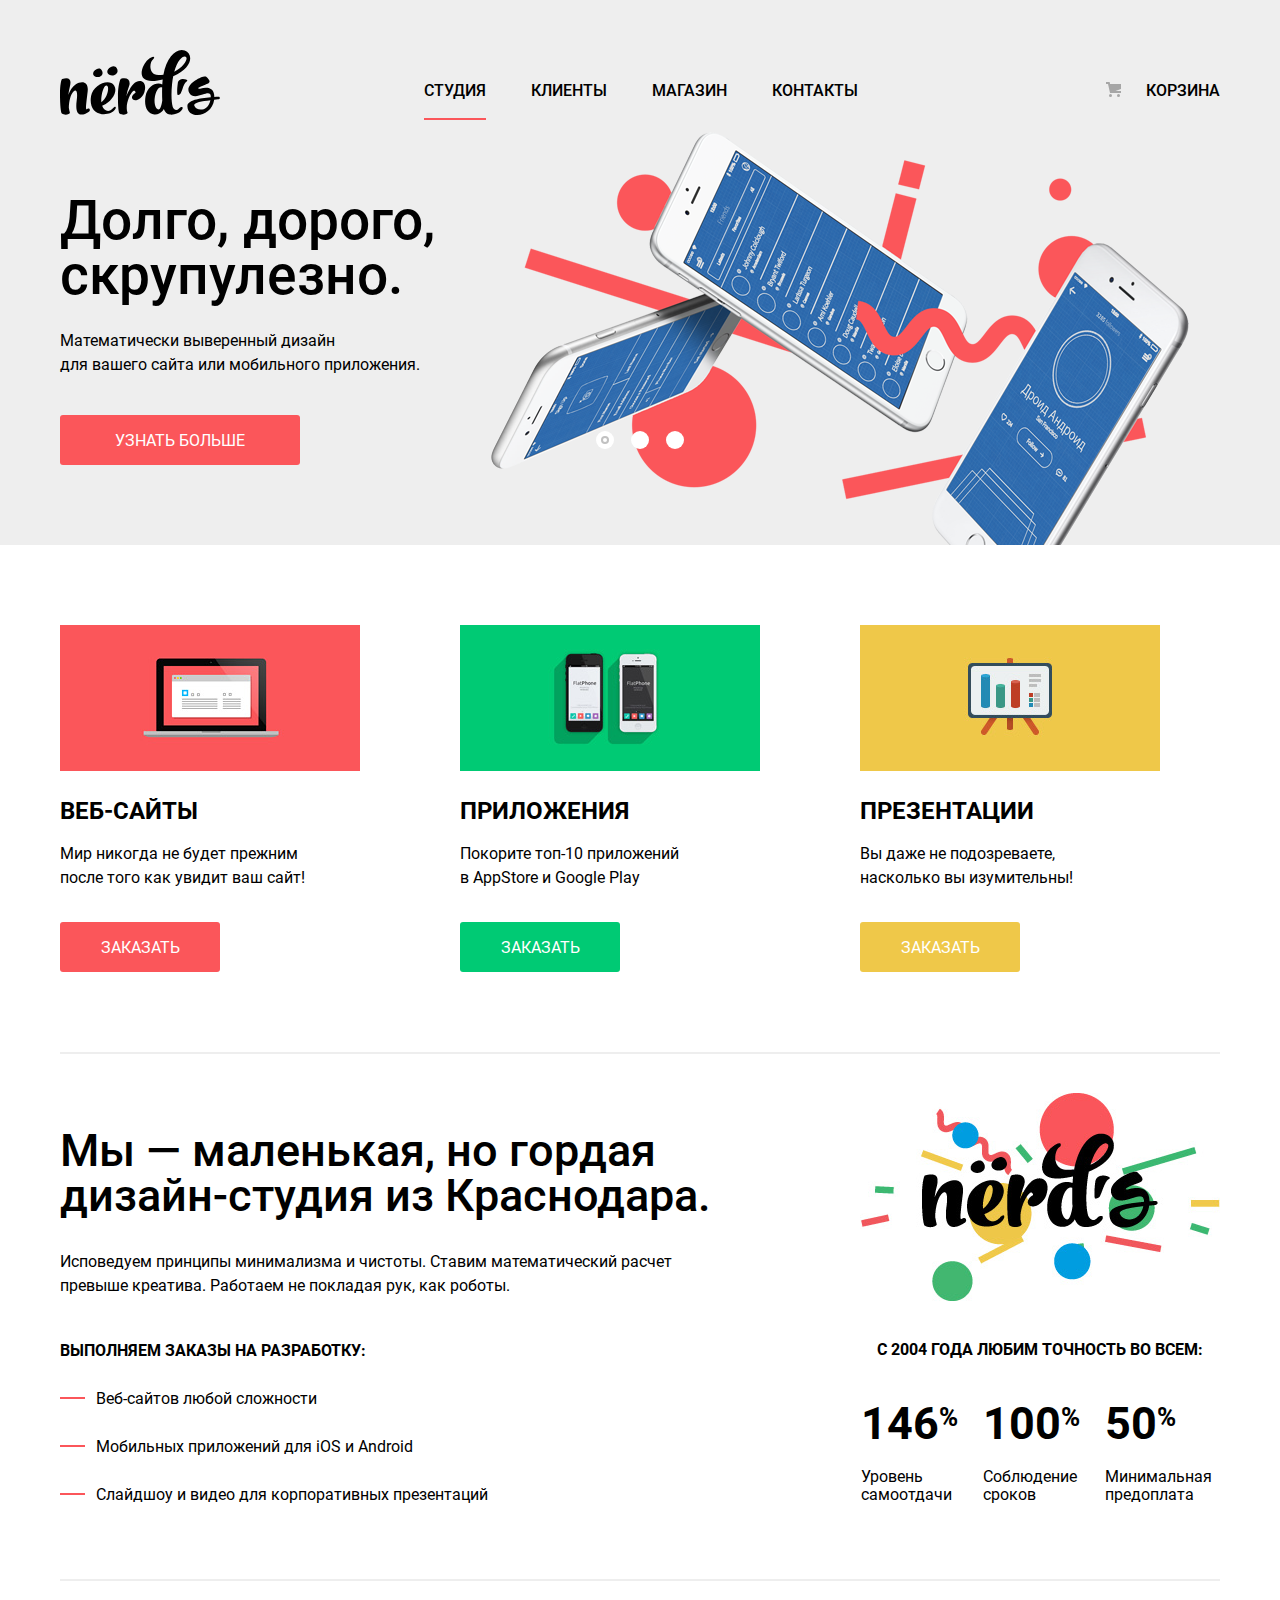
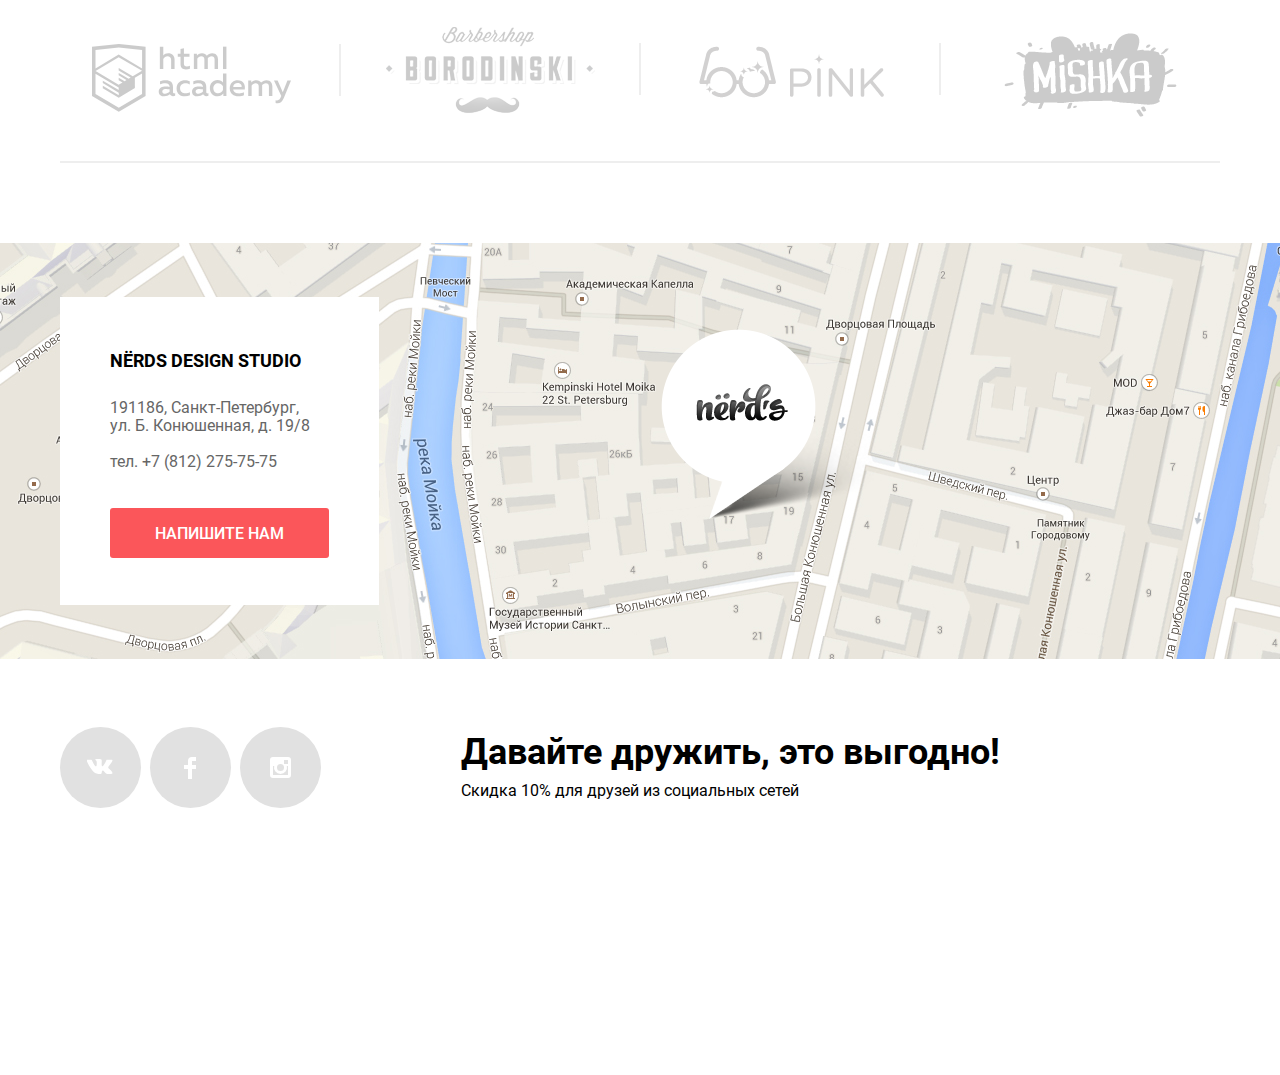
<file: index.html>
<!DOCTYPE html>
<html class="page" lang="ru">

<head>
  <meta charset="utf-8">
  <title>Дизайн-студия Нёрдс</title>
  <link rel="stylesheet" href="css/normalize.css">
  <link rel="stylesheet" href="css/style.min.css">
</head>

<body class="page-body">
  <header class="page-header">
    <div class="page-navigation-container">
      <nav class="page-navigation">
        <a class="page-header-logo" href="">
          <img src="img/nerds-logo.svg" width="160" height="66" alt="Логотип сайта">
        </a>
        <ul class="site-navigation">
          <li><a class="page-active" href="">Студия</a></li>
          <li><a href="#">Клиенты</a></li>
          <li><a href="catalog.html">Магазин</a></li>
          <li><a href="#">Контакты</a></li>
        </ul>
        <div class="user-navigation">
          <a class="shopping-cart-link" href="">Корзина</a>
        </div>
      </nav>
    </div>
  </header>
  <main class="main-wrapper">
    <h1 class="visually-hidden">Дизайн-студия Hёрдс</h1>
    <div class="advantages-container">
      <section class="advantages-slider container">
        <h2 class="visually-hidden">Преимущества</h2>
        <ul class="slider-list">
          <li class="slider-list-item slide slide-current">
            <p class="slogan">Долго, дорого, скрупулезно.</p>
            <p>Математически выверенный дизайн<br> для вашего сайта или мобильного приложения.</p>
            <a href="#" class="button">Узнать больше</a>
          </li>
          <li class="slider-list-item slide">
            <p class="slogan">Любим математику как никто другой</p>
            <p>Никакого креатива, только математические формулы для расчета идеальных пропорций</p>
            <a href="#" class="button">Узнать больше</a>
          </li>
          <li class="slider-list-item slide">
            <p class="slogan">Только ночь, только хардкор</p>
            <p>Работать днем, как все? Мы против этого. Ближе к полуночи работа только начинается.</p>
            <a href="#" class="button">Узнать больше</a>
          </li>
        </ul>
        <div class="slider-control">
          <button class="current" type="button" aria-label="Первый слайд"></button>
          <button type="button" aria-label="Второй слайд"></button>
          <button type="button" aria-label="Третий слайд"></button>
        </div>
      </section>
    </div>
    <section class="features container">
      <h2 class="visually-hidden">Особенности</h2>
      <ul class="features-list">
        <li class="features-list-item">
          <h3>Веб-сайты</h3>
          <p>Мир никогда не будет прежним после того как увидит ваш сайт!</p>
          <a class="button" href="catalog.html">Заказать</a>
        </li>
        <li class="features-list-item">
          <h3>Приложения</h3>
          <p>Покорите топ-10 приложений<br> в AppStore и Google Play</p>
          <a class="button" href="catalog.html">Заказать</a>
        </li>
        <li class="features-list-item">
          <h3>Презентации</h3>
          <p>Вы даже не подозреваете, насколько вы изумительны!</p>
          <a class="button" href="catalog.html">Заказать</a>
        </li>
      </ul>
    </section>
    <section class="about-us container">
      <h2 class="visually-hidden">О нас</h2>
      <div class="about-us-left-column">
        <p>Мы — маленькая, но гордая дизайн-студия из Краснодара.</p>
        <p>Исповедуем принципы минимализма и чистоты. Ставим математический расчет
          превыше креатива. Работаем не покладая рук, как роботы.</p>
        <p>Выполняем заказы на разработку:</p>
        <ul class="services-list">
          <li>Веб-сайтов любой сложности</li>
          <li>Мобильных приложений для iOS и Android</li>
          <li>Слайдшоу и видео для корпоративных презентаций</li>
        </ul>
      </div>
      <div class="about-us-right-column">
        <img src="img/nerds-illustration-1.png" width="360" height="208" alt="Большой логотип студии Nerd's">
        <p>с 2004 года любим точность во всем:</p>
        <table class="features-table">
          <tr>
            <td class="data">146<span class="percent">%</span></td>
            <td class="data">100<span class="percent">%</span></td>
            <td class="data">50<span class="percent">%</span></td>
          </tr>
          <tr>
            <td class="text">Уровень самоотдачи</td>
            <td class="text">Соблюдение сроков</td>
            <td class="text">Минимальная предоплата</td>
          </tr>
        </table>
      </div>
    </section>
    <section class="partners container">
      <h2 class="visually-hidden">Логотипы сайтов</h2>
      <ul class="partner-logo-list">
        <li class="logo-list-item"><a href="https://htmlacademy.ru/intensive/htmlcss"><img class="nohover"
              src="img/logo-1-1.svg" width="199" height="67" alt="Логотип сайта HTML Academy"></a></li>
        <li class="logo-list-item"><a href="#"><img class="nohover" src="img/logo-2-1.png" width="209" height="90"
              alt="Логотип сайта Barbershop Borodinski"></a></li>
        <li class="logo-list-item"><a href="#"><img class="nohover" src="img/logo-3-1.png" width="185" height="52"
              alt="Логотип сайта Pink "></a></li>
        <li class="logo-list-item"><a href="#"><img class="nohover" src="img/logo-4-1.png" width="173" height="84"
              alt="Логотип сайта Mishka"></a></li>
      </ul>
    </section>
  </main>
  <footer class="page-footer">
    <section class="footer-write-us">
      <h2 class="visually-hidden">Как нас найти?</h2>
      <iframe src="https://www.google.com/maps/embed?pb=!1m18!1m12!1m3!1d1998.6036253003165!2d30.320858716173472!3d59.938719169054075!2m3!1f0!2f0!3f0!3m2!1i1024!2i768!4f13.1!3m3!1m2!1s0x4696310fca145cc1%3A0x42b32648d8238007!2z0JHQvtC70YzRiNCw0Y8g0JrQvtC90Y7RiNC10L3QvdCw0Y8g0YPQuy4sIDE5LzgsINCh0LDQvdC60YIt0J_QtdGC0LXRgNCx0YPRgNCzLCAxOTExODY!5e0!3m2!1sru!2sru!4v1602862431737!5m2!1sru!2sru" allowfullscreen="" aria-hidden="false" tabindex="0"></iframe>
      <div class="contacts-container">
        <div class="contacts">
          <p>NЁRDS DESIGN STUDIO</p>
          <p>191186, Санкт-Петербург,<br>
            ул. Б. Конюшенная, д. 19/8</p>
          <p><a class="telephone" href="tel:+78122757575">тел. +7 (812) 275-75-75</a></p>
          <a class="button open-modal-button" href="writeus.html">Напишите нам</a>
        </div>
      </div>
    </section>
    <section class="footer-social-link container">
      <h2 class="visually-hidden">Ссылки на социальные сети</h2>
      <ul class="social-link-list">
        <li class="link-list-item"><a class="button" href="#" aria-label="Vkontakte"></a></li>
        <li class="link-list-item"><a class="button" href="#" aria-label="Facebook"></a></li>
        <li class="link-list-item"><a class="button" href="#" aria-label="Instagram"></a></li>
      </ul>
      <div class="footer-social-text">
        <p>Давайте дружить, это выгодно!</p>
        <p>Скидка 10% для друзей из социальных сетей</p>
      </div>
    </section>
  </footer>
  <section class="modal modal-contact">
    <h2 class="visually-hidden">Окно обратной связи</h2>
    <p class="modal-description">Напишите нам</p>
    <form class="contact-form" name="contact" action="https://echo.htmlacademy.ru" method="POST">
      <p>
        <label for="user-name-field">Ваше имя:</label><br>
        <input type="text" name="name" id="user-name-field" pattern="^[А-Яа-яЁё\s]+$" placeholder="Имя Фамилия">
      </p>
      <p>
        <label for="user-email">Ваш email:</label><br>
        <input type="email" name="email" id="user-email"
          pattern="^[a-zA-Z0-9.!#$%&’*+/=?^_`{|}~-]+@[a-zA-Z0-9-]+(?:\.[a-zA-Z0-9-]+)*$"
          placeholder="email@example.com">
      </p>
      <p>
        <label for="user-message">Текст письма:</label><br>
        <textarea name="message" id="user-message" placeholder="В свободной форме"></textarea>
      </p>
      <button class="button modal-button">Отправить</button>
    </form>
    <button class="button modal-close" type="button" aria-label="Закрыть окно">
    </button>
  </section>
  <script src="js/sript.min.js"></script>
  <script src="js/slider.min.js"></script>
</body>

</html>
</file>
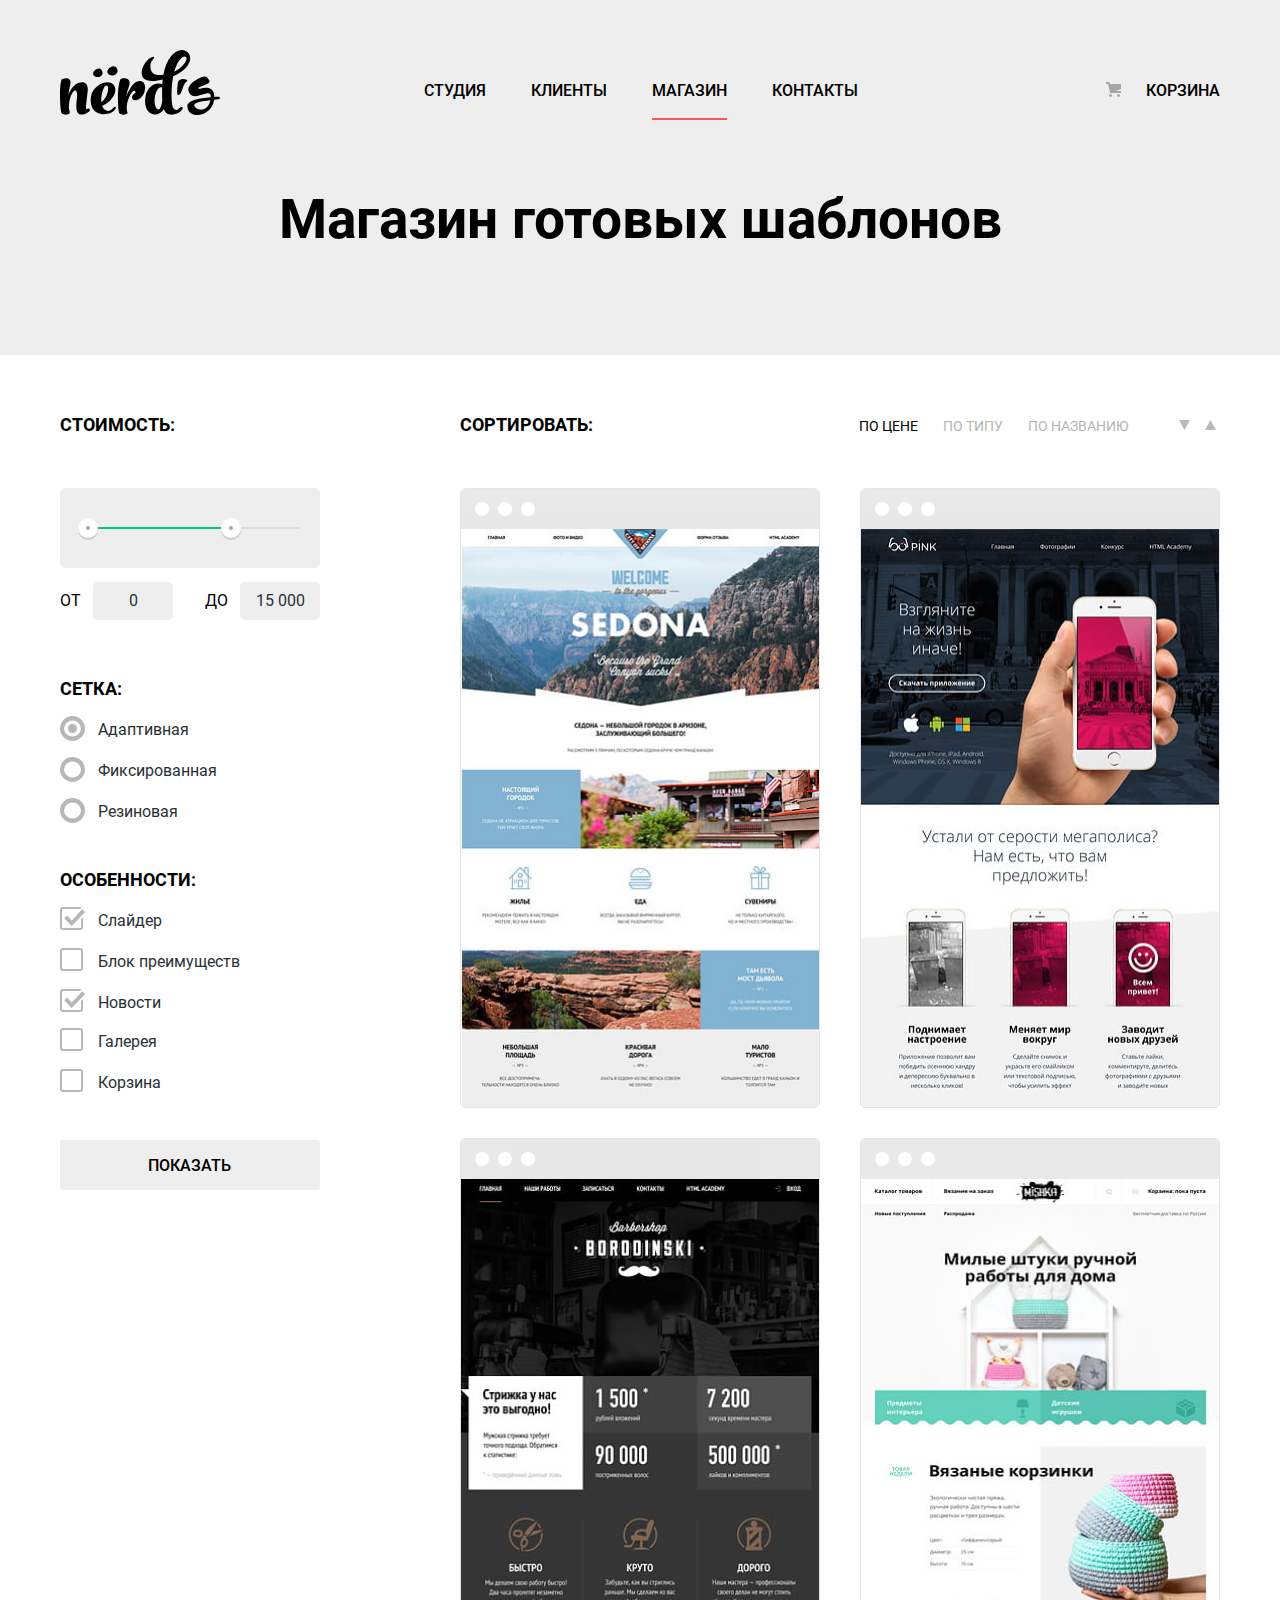
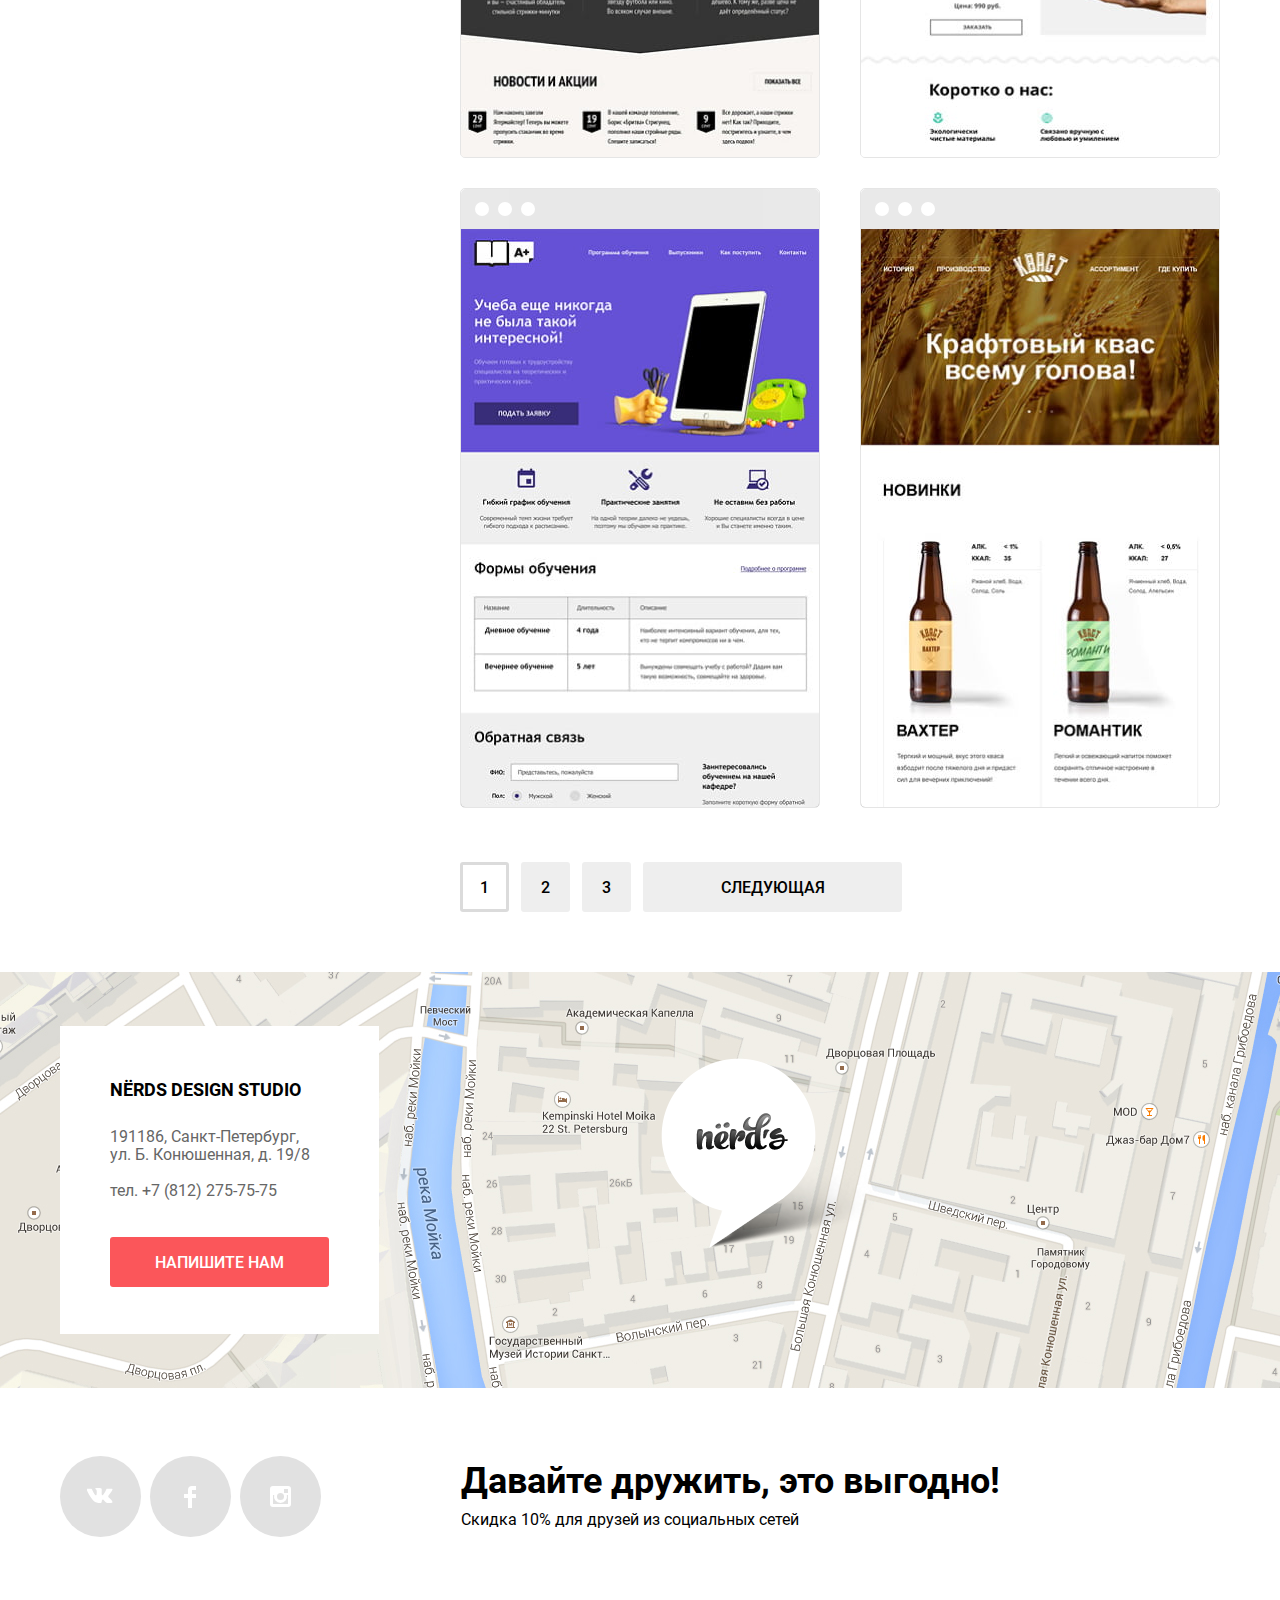
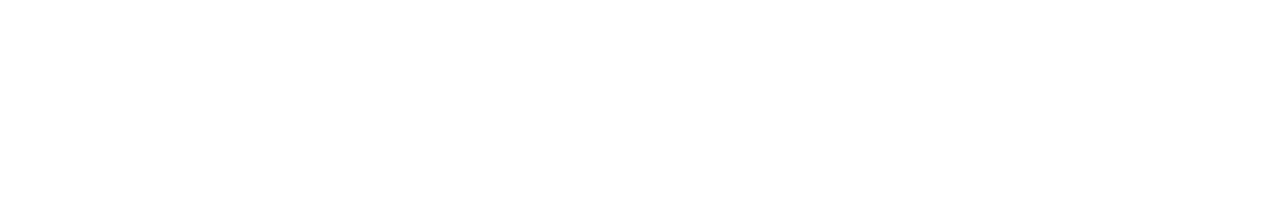
<file: catalog.html>
<!DOCTYPE html>
<html class="page" lang="ru">

<head>
  <meta charset="utf-8">
  <title>Дизайн-студия Нёрдс</title>
  <link rel="stylesheet" href="css/normalize.css">
  <link rel="stylesheet" href="css/style.min.css">
</head>

<body class="page-body">
  <header class="page-header">
    <div class="page-navigation-container">
      <nav class="page-navigation">
        <a class="page-header-logo" href="index.html">
          <img src="img/nerds-logo.svg" width="160" height="66" alt="Логотип сайта">
        </a>
        <ul class="site-navigation">
          <li><a href="index.html">Студия</a></li>
          <li><a href="">Клиенты</a></li>
          <li><a class="page-active" href="catalog.html">Магазин</a></li>
          <li><a href="">Контакты</a></li>
        </ul>
        <div class="user-navigation">
          <a class="shopping-cart-link" href="">Корзина</a>
        </div>
      </nav>
    </div>
  </header>
  <main class="main-wrapper">
    <div class="title-block">
      <h1>Магазин готовых шаблонов</h1>
    </div>
    <div class="products container">
      <section class="filter-products">
        <h2 class="visually-hidden">Фильтр товаров</h2>
        <form class="filters" action="https://echo.htmlacademy.ru" method="get">
          <fieldset class="filter-item">
            <legend>Стоимость:</legend>
            <div class="range-filter">
              <div class="range-controls">
                <div class="scale">
                  <div class="bar" style="width: 70%; left: 0">
                  </div>
                  <div class="toggle toggle-min" tabindex="0" style="left: 7%" aria-label="Левый ползунок">
                  </div>
                  <div class="toggle toggle-max" tabindex="0" style="left: 62%" aria-label="Правый ползунок">
                  </div>
                </div>
              </div>
              <div class="price-controls">
                <label class="min-price">
                  от <input type="text" name="min-price" value="0">
                </label>
                <label class="max-price">
                  до <input type="text" name="max-price" value="15 000">
                </label>
              </div>
            </div>
          </fieldset>
          <fieldset class="filter">
            <legend>Сетка:</legend>
            <ul>
              <li class="filter-option filter-radio">
                <input class="visually-hidden filter-input-radio filter-input" type="radio" name="grid"
                  id="filter-adaptive" value="adaptive" checked>
                <label for="filter-adaptive">Адаптивная</label>
              </li>
              <li class="filter-option filter-radio">
                <input class="visually-hidden filter-input-radio filter-input" type="radio" name="grid"
                  id="filter-fixed" value="fixed">
                <label for="filter-fixed">Фиксированная</label>
              </li>
              <li class="filter-option filter-radio">
                <input class="visually-hidden filter-input-radio filter-input" type="radio" name="grid"
                  id="filter-stretch" value="stretch">
                <label for="filter-stretch">Резиновая</label>
              </li>
            </ul>
          </fieldset>
          <fieldset class="filter">
            <legend>Особенности:</legend>
            <ul>
              <li class="filter-option filter-checkbox">
                <input class="visually-hidden filter-input-checkbox filter-input" type="checkbox" name="slider"
                  id="filter-slider" checked>
                <label for="filter-slider">Слайдер</label>
              </li>
              <li class="filter-option filter-checkbox">
                <input class="visually-hidden filter-input-checkbox filter-input" type="checkbox" name="advantage"
                  id="filter-advantage">
                <label for="filter-advantage">Блок преимуществ</label>
              </li>
              <li class="filter-option filter-checkbox">
                <input class="visually-hidden filter-input-checkbox filter-input" type="checkbox" name="news"
                  id="filter-news" checked>
                <label for="filter-news">Новости</label>
              </li>
              <li class="filter-option filter-checkbox">
                <input class="visually-hidden filter-input-checkbox filter-input" type="checkbox" name="gallery"
                  id="filter-gallery">
                <label for="filter-gallery">Галерея</label>
              </li>
              <li class="filter-option filter-checkbox">
                <input class="visually-hidden filter-input-checkbox filter-input" type="checkbox" name="shopping-cart"
                  id="filter-shopping-cart">
                <label for="filter-shopping-cart">Корзина</label>
              </li>
            </ul>
          </fieldset>
          <button class="button">Показать</button>
        </form>
      </section>
      <div class="sorting-products-wrapper">
        <section class="sorting-products">
          <h2 class="visually-hidden">Сортировка</h2>
          <p>Сортировать:</p>
          <ul class="list-sorting-products">
            <li><a class="here" href="">По цене</a></li>
            <li><a href="">По типу </a></li>
            <li><a href="">По названию</a></li>
          </ul>
          <ul class="list-sorting-arrows">
            <li><a class="arrow-down" href="" aria-label="По уменьшению цены"></a></li>
            <li><a class="arrow-up" href="" aria-label="По возрастанию цены"></a></li>
          </ul>
        </section>
        <section class="list-products">
          <h2 class="visually-hidden">Список товаров</h2>
          <ul class="list-view-products">
            <li class="view-products-item" tabindex="0">
              <svg class="path">
                <rect width="100%" height="100%" />
              </svg>
              <svg class="circles">
                <circle r="7" cx="16" cy="13" />
                <circle r="7" cx="39" cy="13" />
                <circle r="7" cx="62" cy="13" />
              </svg>
              <div class="price">
                <a href="productcard.html" class="modal-link" aria-label="Переход к описанию товара">Sedona</a>
                <p>Информационный сайт<br> для туристов</p>
                <a class="button price-button" href="" aria-label="Добавить в корзину сайт Sedona">9 900
                  <span>&#8381;</span></a>
              </div>
              <img src="img/img-sedona-1.jpg" width="358" height="576" alt="Миниатюра главной страницы сайта SEDONA">
            </li>
            <li class="view-products-item" tabindex="0">
              <svg class="path">
                <rect width="100%" height="100%" />
              </svg>
              <svg class="circles">
                <circle r="7" cx="16" cy="13" />
                <circle r="7" cx="39" cy="13" />
                <circle r="7" cx="62" cy="13" />
              </svg>
              <div class="price">
                <a href="productcard.html" class="modal-link" aria-label="Переход к описанию товара">Pink APP</a>
                <p>Продуктовый лендинг приложения для iOS и Android</p>
                <a class="button price-button" href="" aria-label="Добавить в корзину сайт PINK APP">9 900
                  <span>&#8381;</span></a>
              </div>
              <img src="img/img-pink-1.jpg" width="359" height="578" alt="Миниатюра главной страницы сайта PINK">
            </li>
            <li class="view-products-item" tabindex="0">
              <svg class="path">
                <rect width="100%" height="100%" />
              </svg>
              <svg class="circles">
                <circle r="7" cx="16" cy="13" />
                <circle r="7" cx="39" cy="13" />
                <circle r="7" cx="62" cy="13" />
              </svg>
              <div class="price">
                <a href="productcard.html" class="modal-link" aria-label="Переход к описанию товара">Barbershop</a>
                <p>Сайт салона красоты.<br>Для мужчин, да.</p>
                <a class="button price-button" href="" aria-label="Добавить в корзину сайт Barbershop">9 900
                  <span>&#8381;</span></a>
              </div>
              <img src="img/img-barbershop-1.jpg" width="358" height="578"
                alt="Миниатюра главной страницы сайта Barbershop">
            </li>
            <li class="view-products-item" tabindex="0">
              <svg class="path">
                <rect width="100%" height="100%" />
              </svg>
              <svg class="circles">
                <circle r="7" cx="16" cy="13" />
                <circle r="7" cx="39" cy="13" />
                <circle r="7" cx="62" cy="13" />
              </svg>
              <div class="price">
                <a href="productcard.html" class="modal-link" aria-label="Переход к описанию товара">Mishka</a>
                <p>Интернет-магазин<br>вязаных игрушек</p>
                <a class="button price-button" href="" aria-label="Добавить в корзину сайт Mishka">9 900
                  <span>&#8381;</span></a>
              </div>
              <img src="img/img-mishka-1.jpg" width="359" height="578" alt="Миниатюра главной страницы сайта MISHKA">
            </li>
            <li class="view-products-item" tabindex="0">
              <svg class="path">
                <rect width="100%" height="100%" />
              </svg>
              <svg class="circles">
                <circle r="7" cx="16" cy="13" />
                <circle r="7" cx="39" cy="13" />
                <circle r="7" cx="62" cy="13" />
              </svg>
              <div class="price">
                <a href="productcard.html" class="modal-link" aria-label="Переход к описанию товара">A plus</a>
                <p>Лендинг курсов повышения квалификации</p>
                <a class="button price-button" href="" aria-label="Добавить в корзину сайт A plus">9 900
                  <span>&#8381;</span></a>
              </div>
              <img src="img/img-aplus-1.jpg" width="359" height="578" alt="Миниатюра главной страницы сайта A plus">
            </li>
            <li class="view-products-item" tabindex="0">
              <svg class="path">
                <rect width="100%" height="100%" />
              </svg>
              <svg class="circles">
                <circle r="7" cx="16" cy="13" />
                <circle r="7" cx="39" cy="13" />
                <circle r="7" cx="62" cy="13" />
              </svg>
              <div class="price">
                <a href="product.card" class="modal-link" aria-label="Переход к описанию товара">Кваст</a>
                <p>Промо-сайт производителя крафтового пива</p>
                <a class="button price-button" href="" aria-label="Добавить в корзину сайт Кваст">9 900
                  <span>&#8381;</span></a>
              </div>
              <img src="img/img-kvast-1.jpg" width="359" height="578" alt="Миниатюра главной страницы сайта KVAST">
            </li>
          </ul>
          <ul class="list-page-button">
            <li class="page-button-item current-page"><a class="button" href="#">1</a></li>
            <li class="page-button-item"><a class="button" href="#">2</a></li>
            <li class="page-button-item"><a class="button" href="#">3</a></li>
            <li class="page-button-item"><a class="button" href="#">Следующая</a></li>
          </ul>
        </section>
      </div>
    </div>
  </main>
  <footer class="page-footer">
    <section class="footer-write-us">
      <h2 class="visually-hidden">Как нас найти?</h2>
      <iframe src="https://www.google.com/maps/embed?pb=!1m18!1m12!1m3!1d1998.6036253003165!2d30.320858716173472!3d59.938719169054075!2m3!1f0!2f0!3f0!3m2!1i1024!2i768!4f13.1!3m3!1m2!1s0x4696310fca145cc1%3A0x42b32648d8238007!2z0JHQvtC70YzRiNCw0Y8g0JrQvtC90Y7RiNC10L3QvdCw0Y8g0YPQuy4sIDE5LzgsINCh0LDQvdC60YIt0J_QtdGC0LXRgNCx0YPRgNCzLCAxOTExODY!5e0!3m2!1sru!2sru!4v1602862431737!5m2!1sru!2sru" allowfullscreen="" aria-hidden="false" tabindex="0"></iframe>
      <div class="contacts-container">
        <div class="contacts">
          <p>NЁRDS DESIGN STUDIO</p>
          <p>191186, Санкт-Петербург,<br>
            ул. Б. Конюшенная, д. 19/8</p>
          <p><a class="telephone" href="tel:+78122757575">тел. +7 (812) 275-75-75</a></p>
          <a class="button open-modal-button" href="writeus.thml">Напишите нам</a>
        </div>
      </div>
    </section>
    <section class="footer-social-link container">
      <h2 class="visually-hidden">Ссылки на социальные сети</h2>
      <ul class="social-link-list">
        <li class="link-list-item"><a class="button" href="#"></a></li>
        <li class="link-list-item"><a class="button" href="#"></a></li>
        <li class="link-list-item"><a class="button" href="#"></a></li>
      </ul>
      <div class="footer-social-text">
        <p>Давайте дружить, это выгодно!</p>
        <p>Скидка 10% для друзей из социальных сетей</p>
      </div>
    </section>
    <section class="modal modal-contact">
      <h2 class="visually-hidden">Окно обратной связи</h2>
      <p class="modal-description">Напишите нам</p>
      <form class="contact-form" name="contact" action="https://echo.htmlacademy.ru" method="POST">
        <p>
          <label for="user-name-field">Ваше имя:</label><br>
          <input type="text" name="name" id="user-name-field" pattern="^[А-Яа-яЁё\s]+$" placeholder="Имя Фамилия">
        </p>
        <p>
          <label for="user-email">Ваш email:</label><br>
          <input type="email" name="email" id="user-email"
            pattern="^[a-zA-Z0-9.!#$%&’*+/=?^_`{|}~-]+@[a-zA-Z0-9-]+(?:\.[a-zA-Z0-9-]+)*$"
            placeholder="email@example.com">
        </p>
        <p>
          <label for="user-message">Текст письма:</label><br>
          <textarea name="message" id="user-message" placeholder="В свободной форме"></textarea>
        </p>
        <button class="button modal-button">Отправить</button>
      </form>
      <button class="button modal-close" type="button" aria-label="Закрыть окно">
      </button>
    </section>  
  </footer>  
  <script src="js/sript.min.js"></script>  
</body>
</html>
</file>
<file: css/style.min.css>
@-webkit-keyframes bounce{0%{transform:translateY(-2000px)}70%{transform:translateY(30px)}90%{transform:translateY(-10px)}to{transform:translateY(0)}}@keyframes bounce{0%{transform:translateY(-2000px)}70%{transform:translateY(30px)}90%{transform:translateY(-10px)}to{transform:translateY(0)}}@-webkit-keyframes shake{0%,to{transform:translateX(0)}10%,30%,50%,70%,90%{transform:translateX(-10px)}20%,40%,60%,80%{transform:translateX(10px)}}@keyframes shake{0%,to{transform:translateX(0)}10%,30%,50%,70%,90%{transform:translateX(-10px)}20%,40%,60%,80%{transform:translateX(10px)}}@font-face{font-family:"Roboto";font-style:normal;font-weight:400;src:local("Roboto"),local("Roboto-Regular"),url(../fonts/roboto.woff2) format("woff2"),url(../fonts/roboto.woff) format("woff")}@font-face{font-family:"Roboto";font-style:normal;font-weight:500;src:local("Roboto"),local("Roboto-Medium"),url(../fonts/robotomedium.woff2) format("woff2"),url(../fonts/robotomedium.woff) format("woff")}@font-face{font-family:"Roboto";font-style:normal;font-weight:700;src:local("Roboto"),local("Roboto-Bold"),url(../fonts/robotobold.woff2) format("woff2"),url(../fonts/robotobold.woff) format("woff")}:root{--basic-black: #000000;--basic-white: #FFFFFF;--basic-lightgray: #EEEEEE;--basic-gray: #888888;--basic-red: #FB565A;--basic-green: #00CA74;--basic-yellow: #EFC849;--basic-border: rgba(0, 0, 0, 0.1);--special-more-red: #E74246;--special-dark-red: #D7373B;--special-gray: #A6A6A6;--special-more-gray: #666666;--special-dark-gray: #4D4D4D;--special-more-green: #00BC6C;--special-dark-green: #00AA62;--special-more-yellow: #EAB534;--special-dark-yellow: #E5A722;--special-page-button-lightgray: #DFDFDF;--special-page-button-more-gray: #D5D5D5;--special-page-button-opacity: rgba(0, 0, 0, 0.0001);--special-page-button-shadow: #DBDBDB;--special-inset-box-shadow: rgba(0, 1, 1, 0.1);--special-outline-box-shadow: rgba(0, 1, 1, 0.25);--special-active-font-color: rgba(0, 0, 0, 0.3);--special-slider-inset-shadow: #C1C1C1;--special-current-button-background: rgba(0, 0, 0, 0.0001);--special-social-link-background: #E1E1E1;--special-modal-shadow: rgba(0, 0, 0, 0.4);--special-form-border: #D7DCDE;--special-toggle-shadow: rgba(0, 0, 0, 0.15);--special-form-letter: #283136;--special-placeholder-focus: #444444;--special-form-border-focus: #B4B9BB;--special-opacity-white: rgba(255, 255, 255, 0.3);--basic-map-gray: #e9e5dc}body{min-width:1160px;margin:0;padding:0;font-family:"Roboto","Arial",sans-serif;font-size:16px;line-height:24px;font-weight:400;color:var(--basic-black);background-color:var(--basic-white)}.page a{text-decoration:none}.page img{max-width:100%;height:auto}.visually-hidden:not(:focus):not(:active),input[type=checkbox].visually-hidden,input[type=radio].visually-hidden{position:absolute;width:1px;height:1px;margin:-1px;border:0;padding:0;white-space:nowrap;-webkit-clip-path:inset(100%);clip-path:inset(100%);clip:rect(0 0 0 0);overflow:hidden}.page-body{min-height:100%;display:-ms-grid;display:grid;-ms-grid-rows:-webkit-min-content 1fr -webkit-min-content;-ms-grid-rows:min-content 1fr min-content;grid-template-rows:-webkit-min-content 1fr -webkit-min-content;grid-template-rows:min-content 1fr min-content;-ms-flex-line-pack:start;align-content:start}.page-header{background-color:var(--basic-lightgray)}.page-header-logo{margin-bottom:2px}.page-header-logo:active img{opacity:.3}.page-navigation-container{width:1160px;margin:0 auto}.page-navigation{font-size:16px;line-height:30px;font-weight:500;text-transform:uppercase;display:-ms-grid;display:grid;-ms-grid-columns:-webkit-max-content 1fr -webkit-min-content;-ms-grid-columns:max-content 1fr min-content;grid-template-columns:-webkit-max-content 1fr -webkit-min-content;grid-template-columns:max-content 1fr min-content;margin-top:49px}.site-navigation{list-style:none;width:437px;padding:0;justify-self:center}.site-navigation,.user-navigation{display:-ms-flexbox;display:flex;-ms-flex-wrap:wrap;flex-wrap:wrap}.site-navigation{margin:15px 41px 0 0}.user-navigation{margin-top:15px}.site-navigation a,.user-navigation a{color:var(--basic-black);display:block;padding-top:12px;padding-bottom:12px}.site-navigation li{margin-right:45px}.site-navigation li:nth-child(4n+4){margin-right:0}.user-navigation a{padding-left:40px;position:relative}.user-navigation a::before{content:"";position:absolute;width:15px;height:15px;background-image:url(../img/cart-icon.svg);background-repeat:no-repeat;background-position:0 0;left:0;top:18px}.site-navigation a:hover,.user-navigation a:hover{color:var(--basic-red)}.site-navigation a:active,.user-navigation a:active{color:var(--basic-black);opacity:.3}.page-active{border-bottom:2px solid var(--basic-red)}.advantages-slider{position:relative}.container{width:1160px;margin:0 auto}.advantages-container{background-color:var(--basic-lightgray);display:-ms-grid;display:grid;margin-bottom:80px}.slider-list-item:nth-child(1) .slogan{font-size:55px;line-height:55px;font-weight:500;padding:0;margin:66px 680px 26px 0}.slider-list-item:nth-child(1) p:nth-child(2){margin:0 680px 38px 0}.slider-list-item:nth-child(1),.slider-list-item:nth-child(3){background-image:url(../img/nerds-index-slide1-1.png);background-position:397px -13px;background-size:760px 431px;background-repeat:no-repeat}.slider-list-item:nth-child(2) .slogan,.slider-list-item:nth-child(3) .slogan{font-size:55px;line-height:55px;font-weight:500;padding:0;margin:66px 645px 37px 0}.slider-list-item:nth-child(2) p:nth-child(2){margin:0 745px 27px 0}.slider-list-item:nth-child(2)::after{content:"";position:absolute;width:760px;height:431px;top:-13px;left:397px;background-image:url(../img/nerds-index-slide2-1.png);background-repeat:no-repeat;background-position:100% 100%}.slider-list-item:nth-child(3) p:nth-child(2){margin:0 790px 27px 0}.slider-list-item:nth-child(3){background-image:url(../img/nerds-index-slide3-1.png)}.slider-list-item .button{font:inherit;display:inline-block;vertical-align:middle;font-size:16px;line-height:18px;width:240px;text-align:center;text-transform:uppercase;color:var(--basic-white);background-color:var(--basic-red);border:0;padding:17px 0 15px;border-radius:3px;margin-bottom:80px}.slider-control,.slider-list{display:-ms-flexbox;display:flex}.slider-list{list-style:none;margin:0;padding:0;-ms-flex-direction:column;flex-direction:column}.slider-control{position:absolute;bottom:96px;width:88px;left:536px;-ms-flex-pack:justify;justify-content:space-between}.slider-control button{padding:0;width:18px;height:18px;border:0;border-radius:50%;background-color:var(--basic-white);cursor:pointer;position:relative;outline:0}.current::before{content:"";position:absolute;width:8px;height:8px;top:5px;left:5px;border-radius:50px;box-shadow:inset 0 0 0 2px var(--special-slider-inset-shadow)}.slider-list-item{position:relative}.slide{display:none}.logo-list-item a,.slide-current{display:block}.advantages-slider .button:hover{background-color:var(--special-more-red)}.advantages-slider .button:active{background-color:var(--special-dark-red);color:var(--special-opacity-white);box-shadow:inset 0 3px 0 var(--special-inset-box-shadow)}.features{text-align:left;margin:0 auto 80px}.features-list{list-style:none;margin:0;padding:0;display:-ms-grid;display:grid;-ms-grid-columns:1fr 1fr 1fr;grid-template-columns:1fr 1fr 1fr;row-gap:20px}.features-list-item{width:300px;margin-right:100px;display:-ms-flexbox;display:flex;-ms-flex-direction:column;flex-direction:column;-ms-flex-align:start;align-items:flex-start}.features-list-item p{width:260px;margin-bottom:32px}.features-list-item h3{font-size:24px;line-height:30px;font-weight:700;text-transform:uppercase;margin:0;position:relative;padding-top:171px}.features-list-item:first-child h3::before{content:"";position:absolute;width:300px;height:146px;background-image:url(../img/illustration-1-1.png);background-repeat:no-repeat;background-position:50% 0;top:0;left:0}.features-list-item:nth-child(2) h3::before{content:"";position:absolute;width:300px;height:146px;background-image:url(../img/illustration-2-1.png);background-repeat:no-repeat;background-position:50% 0;top:0;left:0}.features-list-item:last-child h3::before{content:"";position:absolute;width:300px;height:146px;background-image:url(../img/illustration-3-1.png);background-repeat:no-repeat;background-position:50% 0;top:0;left:0}.features-list-item .button{font:inherit;font-size:16px;line-height:18px;text-align:center;text-transform:uppercase;color:var(--basic-white);border:0;margin:0;display:-ms-flexbox;display:flex;padding:17px 40px 15px 41px;border-radius:3px}.features-list-item:first-child .button:link{background-color:var(--basic-red)}.features-list-item:first-child .button:hover{background-color:var(--special-more-red)}.features-list-item:first-child .button:active{background-color:var(--special-dark-red);color:var(--special-opacity-white);box-shadow:inset 0 3px 0 var(--special-inset-box-shadow)}.features-list-item:nth-child(2) .button:link{background-color:var(--basic-green)}.features-list-item:nth-child(2) .button:hover{background-color:var(--special-more-green)}.features-list-item:nth-child(2) .button:active{background-color:var(--special-dark-green);color:var(--special-opacity-white);box-shadow:inset 0 3px 0 var(--special-inset-box-shadow)}.features-list-item:last-child .button:link{background-color:var(--basic-yellow)}.features-list-item:last-child .button:hover{background-color:var(--special-more-yellow)}.features-list-item:last-child .button:active{background-color:var(--special-dark-yellow);color:var(--special-opacity-white);box-shadow:inset 0 3px 0 var(--special-inset-box-shadow)}.about-us{display:-ms-grid;display:grid;-ms-grid-columns:2fr 149px 360px;grid-template-columns:2fr 360px;gap:149px;padding-top:39px;margin:0 auto 72px;border-top:2px solid var(--basic-lightgray)}.about-us img{background-color:var(--basic-gray);margin-bottom:30px}.about-us-left-column p:first-child{font-size:45px;line-height:45px;font-weight:500;margin:35px 0 32px;padding:0}.about-us-left-column p:nth-child(2){margin-bottom:41px}.about-us-left-column p:nth-child(3){text-transform:uppercase;font-weight:700;margin-bottom:24px}.about-us-right-column p{font-size:16px;line-height:24px;font-weight:700;text-transform:uppercase;margin:0 0 29px 17px}.services-list{padding:0;margin-bottom:0}.services-list li{list-style:none;padding:0 0 0 36px;margin:0 0 24px;position:relative}.services-list li:last-child{margin:0}.services-list li::before{content:"";position:absolute;width:25px;height:2px;left:0;top:10px;background-color:var(--basic-red);background-repeat:no-repeat;background-position:0 0}.features-table{border-collapse:collapse;border-spacing:0}.features-table .data{font-size:45px;line-height:64px;font-weight:700;padding-right:21px;padding-bottom:11px}.features-table .percent{font-size:26px;line-height:40px;font-weight:700;vertical-align:text-top}.features-table .text{font-size:16px;line-height:18px}.partners{margin:0 auto 80px}.partner-logo-list{min-height:180px;list-style:none;margin:0;padding:0;display:-ms-grid;display:grid;-ms-grid-columns:290px 290px 290px 290px;grid-template-columns:290px 290px 290px 290px;-ms-flex-align:center;align-items:center;border-top:2px solid var(--basic-lightgray);border-bottom:2px solid var(--basic-lightgray)}.logo-list-item{position:relative}.logo-list-item:nth-child(1) a{margin-left:32px;margin-top:20px}.logo-list-item:nth-child(2) a{margin-left:36px;margin-top:8px}.logo-list-item:nth-child(3) a{margin-left:59px;margin-top:9px}.logo-list-item:nth-child(4) a{margin-left:74px;margin-top:14px}.logo-list-item:nth-child(1)::after,.logo-list-item:nth-child(2)::after,.logo-list-item:nth-child(3)::after{content:"";position:absolute;width:52px;height:2px;top:45px;left:254px;background-color:var(--basic-lightgray);-ms-transform:rotate(90deg);transform:rotate(90deg)}.logo-list-item:nth-child(2)::after,.logo-list-item:nth-child(3)::after{top:49px;left:264px}.logo-list-item:nth-child(3)::after{top:31px;left:274px}.logo-list-item img{opacity:.2}.filter-option label:hover::before,.logo-list-item .nohover:hover{opacity:1}.logo-list-item:active{opacity:.1}.page-footer{display:-ms-grid;display:grid;-ms-grid-rows:1fr 1fr;grid-template-rows:1fr 1fr}.footer-write-us{background:url(../img/map-marker-1.png) 63% 38% no-repeat,url(../img/map-1.png) 50% 50% no-repeat;background-color:var(--basic-map-gray)}.footer-write-us iframe{position:absolute;width:100%;height:416px;border:0}.contacts,.contacts-container{width:1160px;display:-ms-flexbox;display:flex;margin:0 auto}.contacts{background-color:var(--basic-white);width:319px;height:308px;margin:54px 0;-ms-flex-direction:column;flex-direction:column;position:relative}.contacts p{margin:0 0 0 50px}.contacts p:first-child{margin-top:49px;margin-bottom:23px}.contacts p:nth-child(2){margin-bottom:18px}.contacts p:nth-child(3){margin-bottom:37px}.footer-write-us p:first-of-type{font-size:18px;line-height:30px;font-weight:700;text-transform:uppercase}.footer-write-us p:nth-of-type(2),.footer-write-us p:nth-of-type(3),.telephone{font-size:16px;line-height:18px;color:var(--special-more-gray)}.footer-write-us .button{font:inherit;display:inline-block;vertical-align:middle;font-size:16px;line-height:18px;font-weight:500;text-align:center;text-transform:uppercase;color:var(--basic-white);background-color:var(--basic-red);border:0;margin:0 50px;display:-ms-flexbox;display:flex;padding:17px 43px 15px 45px;border-radius:3px}.footer-write-us .button:hover{background-color:var(--special-more-red)}.footer-write-us .button:active{background-color:var(--special-dark-red);color:var(--special-opacity-white);box-shadow:inset 0 3px 0 var(--special-inset-box-shadow);outline:0}.footer-social-link{display:-ms-grid;display:grid;-ms-grid-columns:1fr 2fr;grid-template-columns:1fr 2fr}.social-link-list{list-style:none;width:261px;margin:68px 0 0;padding:0;display:-ms-flexbox;display:flex;-ms-flex-wrap:wrap;flex-wrap:wrap}.social-link-list li{margin-right:9px;margin-bottom:9px}.social-link-list li:nth-child(3n+3){margin-right:0}.link-list-item .button{display:block;width:81px;height:81px;border-radius:50%;position:relative;background:var(--special-social-link-background)}.link-list-item:first-child .button::before{content:"";position:absolute;width:26px;height:15px;top:32px;left:27px;background-image:url(../img/vk-icon.svg);background-repeat:no-repeat;background-position:50% 0}.link-list-item:nth-child(2) .button::before{content:"";position:absolute;width:12px;height:22px;top:30px;left:34px;background-image:url(../img/fb-icon.svg);background-repeat:no-repeat;background-position:50% 0}.link-list-item:last-child .button::before{content:"";position:absolute;width:21px;height:21px;top:30px;left:30px;background-image:url(../img/insta-icon.svg);background-repeat:no-repeat;background-position:50% 0}.link-list-item .button:hover{background:var(--special-more-red)}.link-list-item .button:active{background:var(--special-dark-red);box-shadow:inset 0 3px 0 var(--special-inset-box-shadow)}.link-list-item .button:active::before{opacity:.3}.footer-social-text{margin-top:75px;margin-left:14px}.footer-social-link p:first-of-type{font-size:36px;line-height:36px;font-weight:700;margin:0}.footer-social-link p:last-of-type{line-height:18px;margin:12px 0}.main-wrapper h1{font-size:55px;line-height:55px;margin:65px 0 108px;text-align:center}.title-block{background-color:var(--basic-lightgray);display:-ms-grid;display:grid}.list-sorting-products{list-style:none;padding:0}.list-page-button,.list-sorting-arrows,.list-view-products{list-style:none;margin:0;padding:0}.products{display:-ms-grid;display:grid;-ms-grid-columns:260px 140px 760px;grid-template-columns:260px 760px;-moz-column-gap:140px;column-gap:140px}.filter-products{-ms-grid-column:1;grid-column-start:1;-ms-grid-column-span:1;grid-column-end:2;display:-ms-flexbox;display:flex}.sorting-products-wrapper{-ms-grid-column:2;grid-column-start:2;-ms-grid-column-span:1;grid-column-end:3}.filter-item{padding:0;border:0;margin:55px 0 0}.range-filter{width:260px;margin-top:48px}.filter-item legend{font-size:18px;line-height:30px;font-weight:700;text-transform:uppercase}.price-controls input,.range-controls{border-radius:5px;background-color:var(--basic-lightgray)}.range-controls{position:relative;height:41px;padding-top:39px;padding-left:20px;padding-right:20px;margin-bottom:14px}.range-controls .scale{height:2px;background:var(--special-form-border)}.range-controls .bar{width:0;height:2px;background-color:var(--basic-green)}.range-controls .toggle{position:absolute;top:30px;left:0;width:4px;height:4px;padding:0;border:8px solid var(--basic-white);background-color:var(--special-gray);border-radius:50%;box-shadow:0 2px 1px var(--special-toggle-shadow);cursor:pointer}.range-controls .toggle-max,.range-controls .toggle-min{left:0}.price-controls label{text-transform:uppercase;font-size:16px;line-height:22px}.price-controls input{font-size:inherit;width:60px;text-align:center;margin-left:8px;padding:10px;color:var(--special-form-letter);border:0}.price-controls{display:-ms-flexbox;display:flex;-ms-flex-pack:justify;justify-content:space-between;margin-bottom:54px}.filter{border:0;padding:0;margin:0 0 22px}.filters fieldset:nth-of-type(3){margin-bottom:5px}.filter legend{font-size:18px;line-height:30px;font-weight:700;text-transform:uppercase;margin-bottom:16px}.filter ul{margin:0;padding:0;list-style:none;line-height:19px}.filter-option.filter-checkbox,.filter-option.filter-radio{padding-left:38px;margin-bottom:22px}.filter-option.filter-checkbox:nth-child(3){margin-bottom:20px}.filter-option label{position:relative;display:block;cursor:pointer;-webkit-user-select:none;-moz-user-select:none;-ms-user-select:none;user-select:none;color:var(--special-form-letter)}.filter-option label::before{color:var(--special-dark-gray);opacity:.4}.filter-input-radio:focus+label::before{opacity:1}.filter-input-checkbox:disabled+label,.filter-input-radio:disabled+label{opacity:.3}.filter-input-radio:disabled+label::before{opacity:.1}.filter-input-radio+label::before{content:"";position:absolute;top:-4px;left:-38px;width:25px;height:25px;background-image:url(../img/radio-off.svg)}.filter-input-radio:checked+label::before{content:"";position:absolute;top:-4px;left:-38px;width:25px;height:25px;background-image:url(../img/radio-on.svg)}.filter-input-checkbox:focus+label::before{opacity:1}.filter-input-checkbox:disabled+label::before{opacity:.1}.filter-input-checkbox+label::before{content:"";position:absolute;top:-4px;left:-38px;width:23px;height:23px;background-image:url(../img/checkbox-off.svg);background-repeat:no-repeat}.filter-input-checkbox:checked+label::before{content:"";position:absolute;top:-4px;left:-38px;width:25px;height:23px;background-image:url(../img/checkbox-on.svg);background-repeat:no-repeat}.filters .button{font-size:16px;line-height:18px;font-weight:500;text-transform:uppercase;border:0;width:260px;padding:17px 89px 15px 88px;border-radius:3px;cursor:pointer;background-color:var(--basic-lightgray);margin-top:21px}.filters .button:hover{background-color:var(--special-page-button-lightgray)}.filters .button:active{background-color:var(--special-page-button-more-gray);color:var(--special-active-font-color);box-shadow:inset 0 3px 0 var(--special-inset-box-shadow)}.sorting-products{-ms-flex-align:baseline;align-items:baseline}.sorting-products,.sorting-products ul{display:-ms-flexbox;display:flex}.sorting-products p{font-size:18px;line-height:30px;font-weight:700;text-transform:uppercase;margin:55px 266px 48px 0}.list-sorting-products{margin:0 47px 0 0}.list-sorting-products li:not(:last-child){margin-right:25px}.list-sorting-arrows li:not(:last-child){margin-right:14px}.arrow-down,.arrow-up{position:relative;display:block;width:12px;height:12px;left:2px}.arrow-down::before,.arrow-up::before{content:"";position:absolute;width:11px;height:10px;top:1px;left:1px;background-image:url(../img/icon-down-dir.svg)}.arrow-up::before{background-image:url(../img/icon-up-dir.svg)}.list-sorting-arrows a,.list-sorting-products a{font-size:14px;line-height:18px;text-transform:uppercase;color:var(--basic-black);opacity:.3}.list-sorting-arrows a:focus,.list-sorting-arrows a:hover,.list-sorting-products a:focus,.list-sorting-products a:hover{opacity:.6}.list-sorting-arrows a:active,.list-sorting-products .here:link,.list-sorting-products a:active,.modal-close:hover::before{opacity:1}.list-view-products{display:-ms-flexbox;display:flex;-ms-flex-wrap:wrap;flex-wrap:wrap;-ms-flex-pack:justify;justify-content:space-between}.list-view-products li{margin-bottom:30px;height:618px;width:358px;border:1px solid var(--basic-border);border-radius:5px;position:relative;overflow:hidden;display:-ms-flexbox;display:flex;-ms-flex-align:end;align-items:flex-end}.list-view-products li:nth-last-child(-n+2){margin-bottom:0}.view-products-item .path{position:absolute;width:358px;height:40px;top:0;border-top-left-radius:5px;border-top-right-radius:5px;fill:var(--special-dark-gray);opacity:.12}.view-products-item:focus,.view-products-item:hover{box-shadow:0 6px 15px var(--special-outline-box-shadow)}.view-products-item:focus .path,.view-products-item:hover .path{opacity:1}.view-products-item .circles{position:absolute;width:85px;height:40px;top:7px;left:5px;fill:var(--basic-white)}.view-products-item .price{width:360px;min-height:231px;-ms-flex-align:center;align-items:center;background-color:var(--basic-lightgray);z-index:1;display:-ms-flexbox;display:flex;-ms-flex-direction:column;flex-direction:column;-ms-flex-wrap:wrap;flex-wrap:wrap}.price a{display:inline-block;vertical-align:middle;font-size:18px;line-height:30px;font-weight:700;text-transform:uppercase;margin-top:27px;margin-bottom:13px;color:var(--basic-black)}.price a:focus,.price a:hover{color:var(--basic-red)}.price a:active{color:var(--basic-black);opacity:.3}.price .price-button,.price p{text-align:center;font-size:16px;line-height:18px}.price p{padding:0;width:255px;min-height:37px;max-height:384px;color:var(--special-more-gray);margin:0 0 32px;overflow:auto}.price .price-button{display:inline-block;vertical-align:middle;width:200px;text-transform:uppercase;font-weight:500;border:0;border-radius:3px;background-color:var(--basic-red);color:var(--basic-white);cursor:pointer;margin:0 0 43px;padding:17px 0 15px}.price .price-button:focus,.price .price-button:hover{background-color:var(--special-more-red);color:var(--basic-white);outline:0}.price .price-button:active{background-color:var(--special-dark-red);box-shadow:inset 0 3px 0 var(--special-inset-box-shadow);opacity:1}.list-view-products img{position:absolute;width:358px;height:578px;top:40px;z-index:2;background-color:var(--basic-gray)}.price:focus-within,.view-products-item:focus .price,.view-products-item:hover .price{z-index:3}.list-products-section{background-color:var(--basic-white)}.list-page-button{display:-ms-flexbox;display:flex}.list-page-button li{margin:54px 12px 60px 0}.page-button-item .button{display:block;padding:17px 20px 15px;border-radius:3px}.page-button-item:last-child .button{padding:17px 77px 15px 78px}.page-button-item.current-page .button{background-color:var(--special-current-button-background);box-shadow:inset 0 0 0 3px var(--special-page-button-shadow)}.list-page-button .button{font:inherit;font-size:16px;line-height:18px;font-weight:500;text-align:center;vertical-align:middle;text-transform:uppercase;color:var(--basic-black);background-color:var(--basic-lightgray);border:0}.list-page-button .button:hover{background-color:var(--special-page-button-lightgray)}.list-page-button .button:active{background-color:var(--special-page-button-more-gray);color:var(--special-active-font-color);box-shadow:inset 0 3px 0 var(--special-inset-box-shadow)}.modal{position:fixed;top:0;left:0;right:0;bottom:0;margin:auto;width:960px;box-shadow:0 20px 40px var(--special-modal-shadow);display:none}.modal-show{display:block;-webkit-animation-name:bounce;animation-name:bounce;-webkit-animation-duration:.6s;animation-duration:.6s}.modal-error{-webkit-animation-name:shake;animation-name:shake;-webkit-animation-duration:.6S;animation-duration:.6S}.modal-contact{width:960px;top:109px;bottom:auto;background-color:var(--basic-white);margin-bottom:auto;z-index:50}.contact-form{box-sizing:border-box;width:761px;margin-left:100px;margin-right:99px;display:-ms-flexbox;display:flex;-ms-flex-wrap:wrap;flex-wrap:wrap;-ms-flex-pack:justify;justify-content:space-between}.modal-contact .modal-description{font-size:45px;line-height:53px;font-weight:700;margin-left:100px;margin-top:63px;margin-bottom:37px}.contact-form p{margin:0;padding:0}.contact-form input[type=email],.contact-form input[type=text]{box-sizing:border-box;padding:13px 15px 15px 14px;width:361px;border-radius:3px;margin-bottom:34px;border:2px solid var(--special-form-border)}.contact-form input[type=email]:hover,.contact-form input[type=text]:hover,.contact-form textarea:hover{border-color:var(--special-form-border-focus)}.contact-form input[type=email]:focus::-webkit-input-placeholder,.contact-form input[type=text]:focus::-webkit-input-placeholder,.contact-form textarea:focus::-webkit-input-placeholder{color:var(--special-placeholder-focus)}.contact-form input[type=email]:focus::-moz-placeholder,.contact-form input[type=text]:focus::-moz-placeholder,.contact-form textarea:focus::-moz-placeholder{color:var(--special-placeholder-focus)}.contact-form input[type=email]:focus:-ms-input-placeholder,.contact-form input[type=text]:focus:-ms-input-placeholder,.contact-form textarea:focus:-ms-input-placeholder{color:var(--special-placeholder-focus)}.contact-form input[type=email]:focus::placeholder,.contact-form input[type=text]:focus::placeholder,.contact-form textarea:focus::placeholder{color:var(--special-placeholder-focus)}.contact-form input[type=email]:invalid,.contact-form input[type=text]:invalid{border-color:var(--special-more-red);color:var(--special-more-red);outline:0}.contact-form textarea{width:739px;min-height:96px;padding-top:16px;padding-left:16px;border-radius:3px;resize:none;margin-bottom:40px;border:2px solid var(--special-form-border)}.contact-form label{display:inline-block;vertical-align:middle;font-size:16px;line-height:18px;font-weight:700;margin-bottom:9px}.contact-form .modal-button{border:0;border-radius:3px;background-color:var(--basic-red);color:var(--basic-white);font-size:16px;line-height:18px;font-weight:500;text-transform:uppercase;padding:17px 85px 15px 83px;margin-bottom:84px;cursor:pointer}.contact-form .modal-button:focus,.contact-form .modal-button:hover{background-color:var(--special-more-red)}.contact-form .modal-button:active{background-color:var(--special-dark-red);color:var(--special-opacity-white);box-shadow:inset 0 3px 0 var(--special-inset-box-shadow);outline:0}.contact-form .modal-button:focus{outline:0}.modal-close,.modal-close::before{position:absolute;width:21px;height:21px}.modal-close{top:78px;left:848px;border:0;cursor:pointer;background-color:transparent}.modal-close::before{content:"";background-image:url(../img/close-cross.svg);left:0;top:-1px;opacity:.3}.modal-close:active::before{opacity:.1}.modal-close:active{outline:0}
</file>
